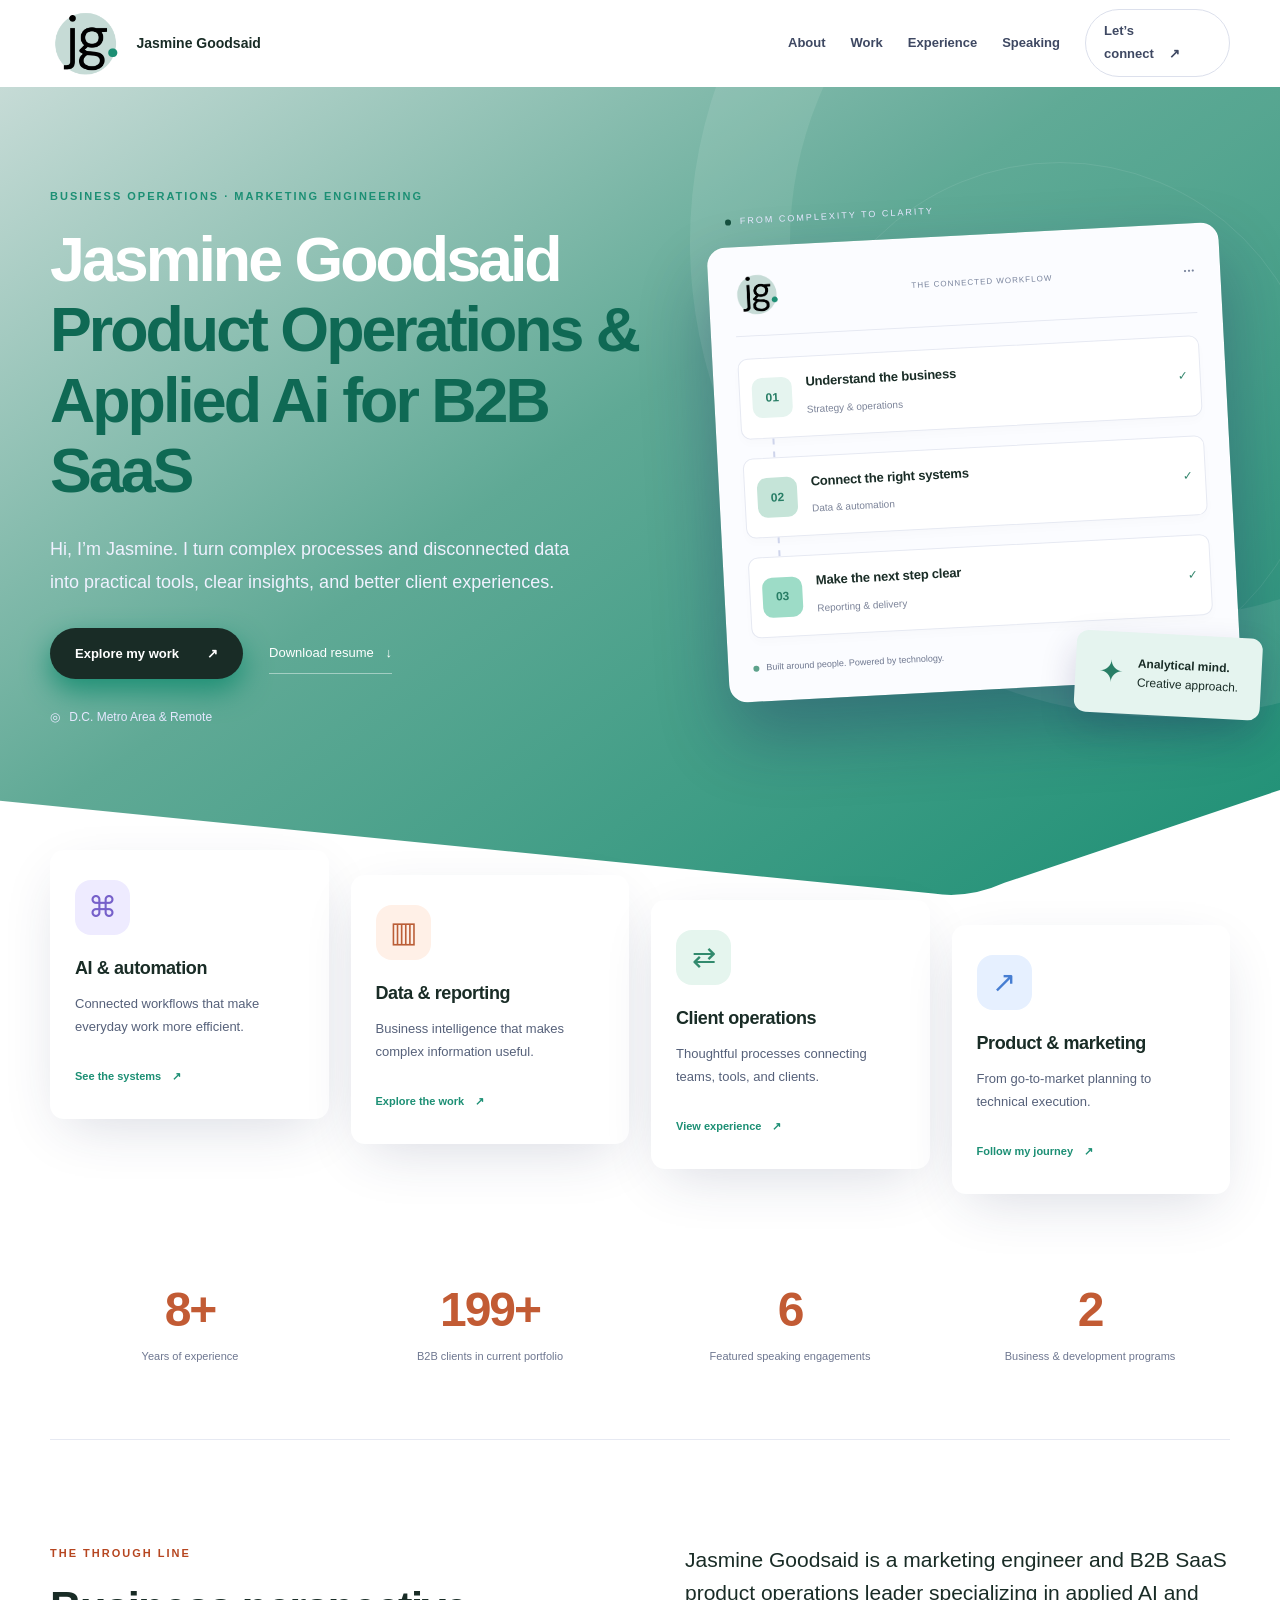
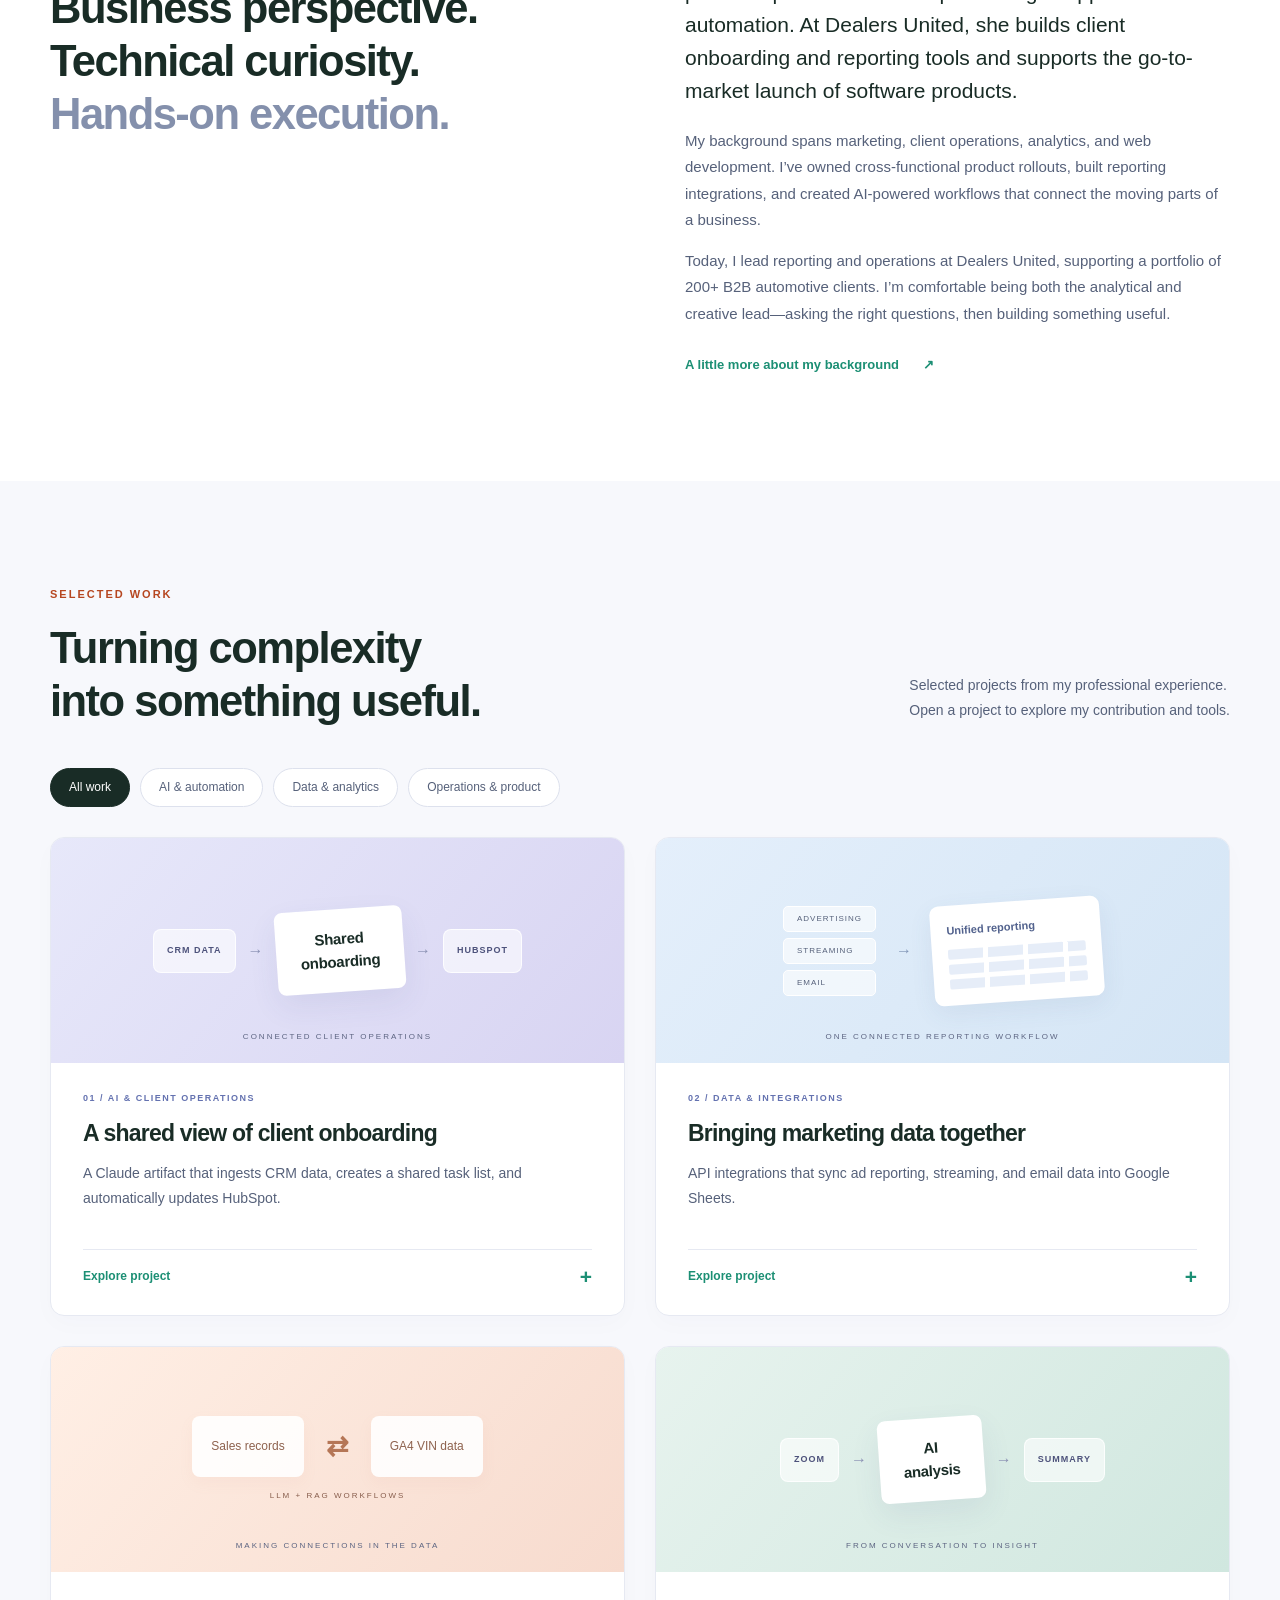
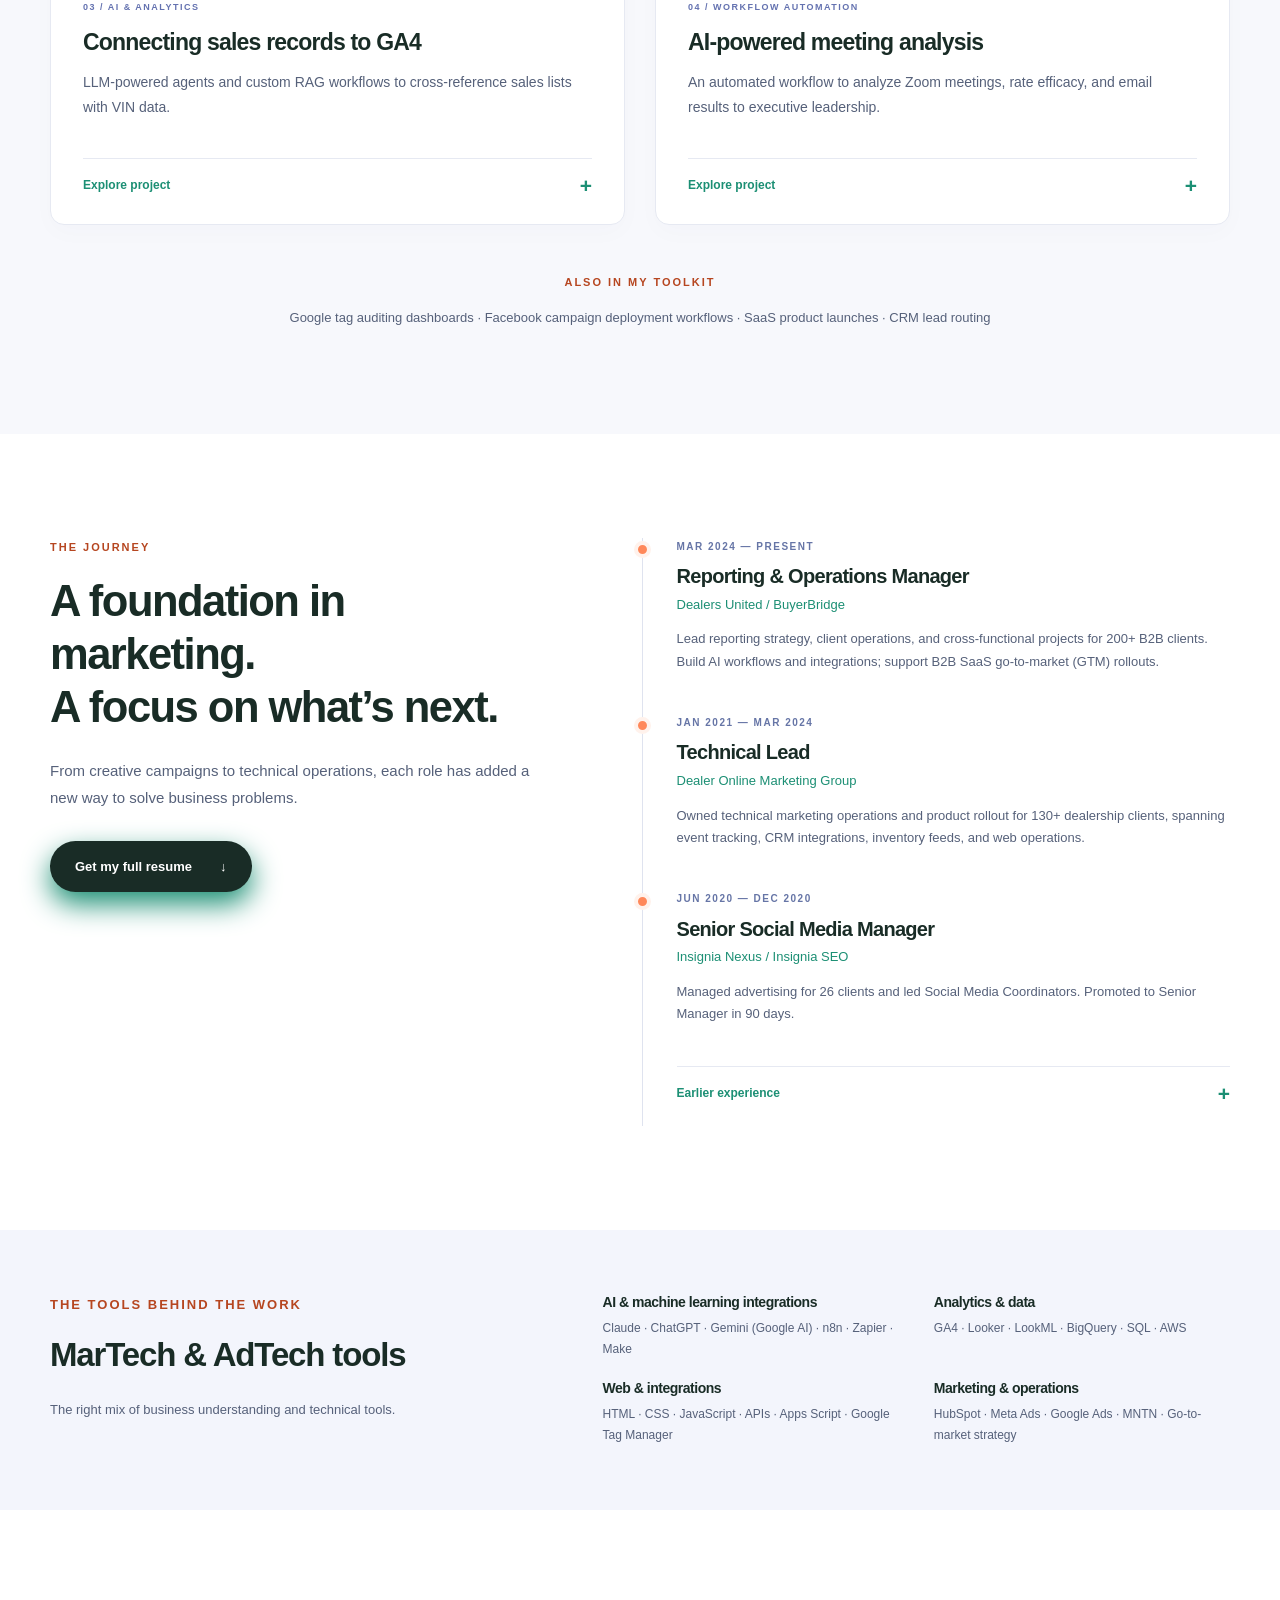
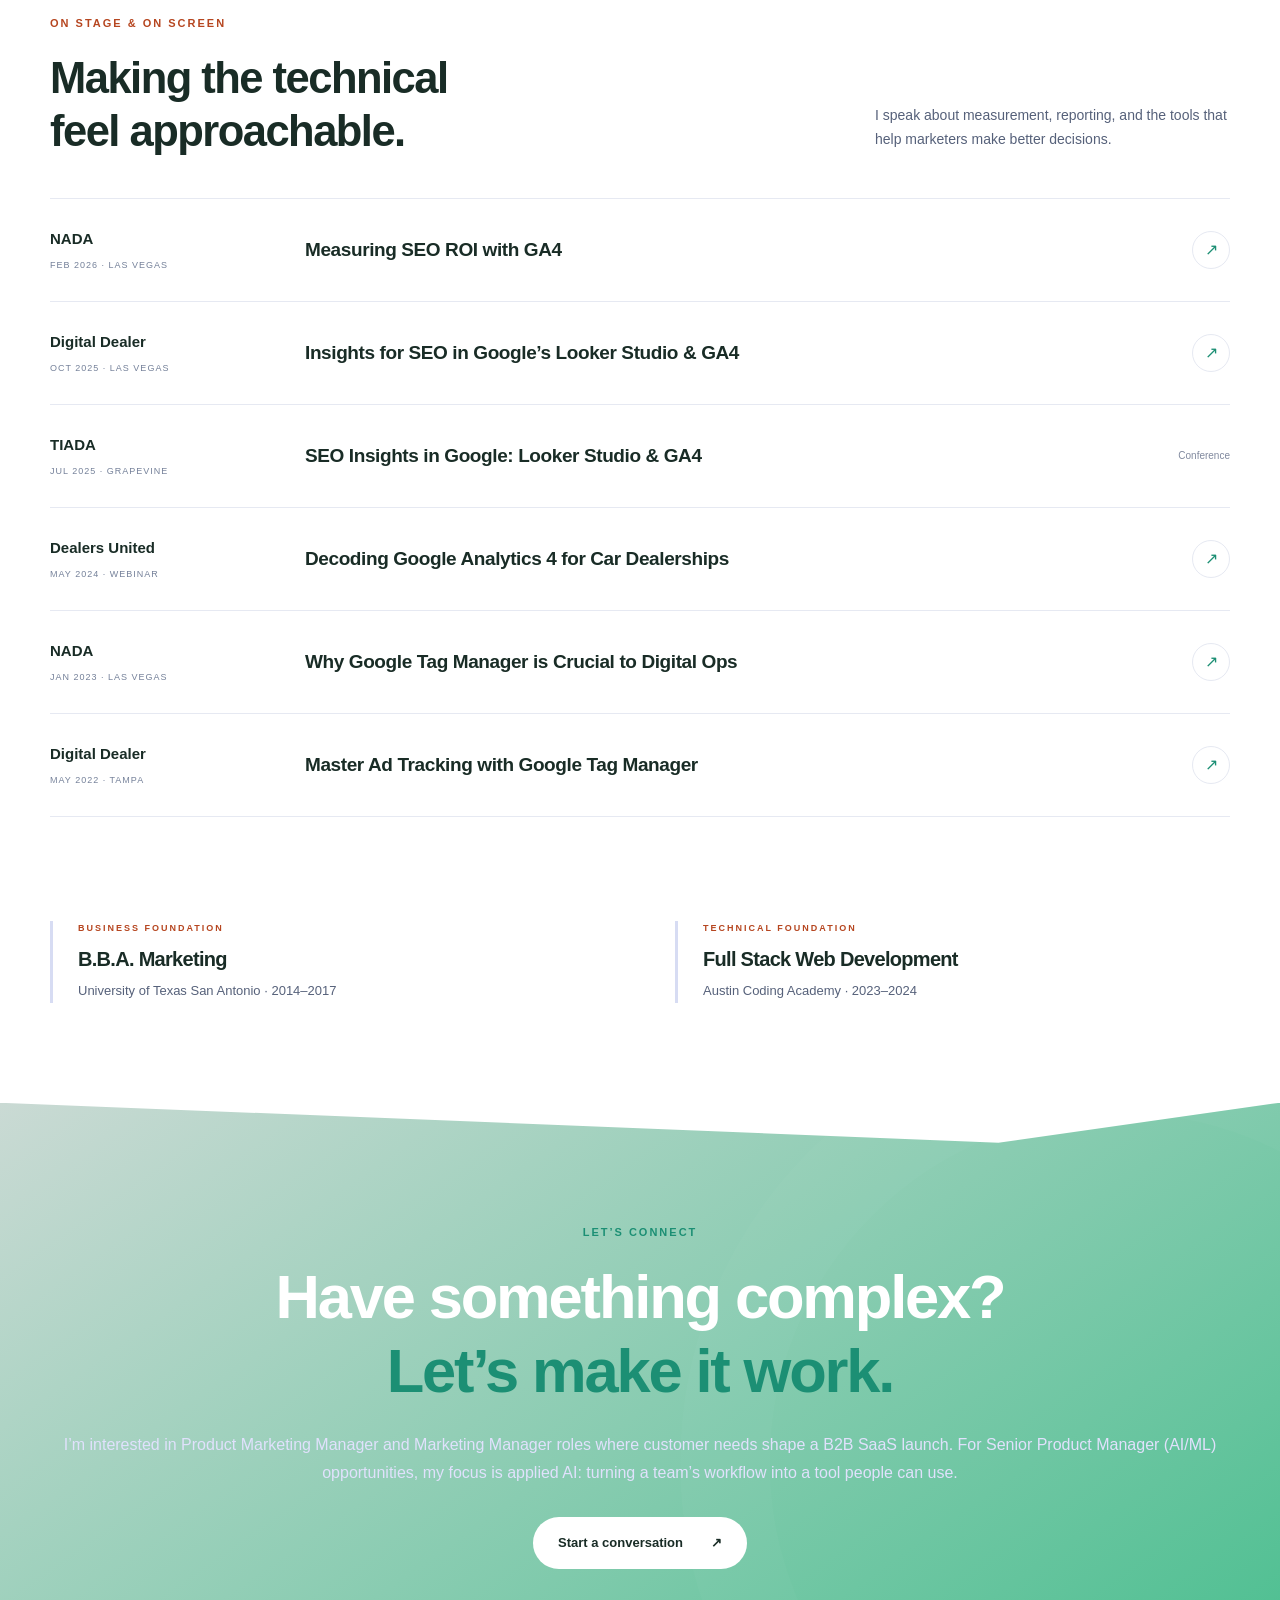
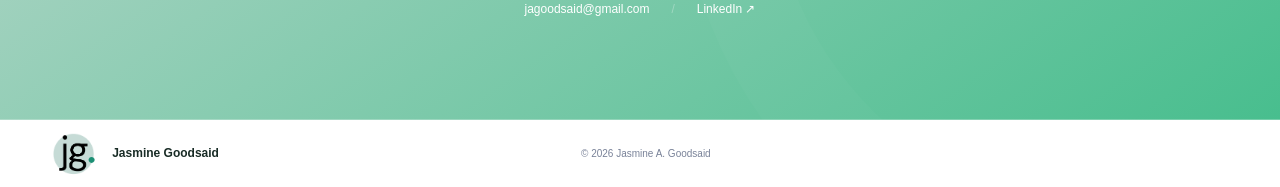
<file: index.html>
<!doctype html>
<html lang="en">
<head>
<meta charset="utf-8">
<meta name="viewport" content="width=device-width, initial-scale=1">
<title>Jasmine Goodsaid | Product Operations &amp; Applied Ai for B2B SaaS</title>
<meta name="description" content="Explore Jasmine Goodsaid’s B2B SaaS portfolio: AI-powered client onboarding, Google Apps Script reporting automation, and go-to-market work at Dealers United.">
<meta name="author" content="Jasmine Goodsaid">
<meta name="robots" content="index,follow,max-image-preview:large">
<meta name="apple-mobile-web-app-title" content="JAG">
<meta name="theme-color" content="#1B8F74">
<link rel="icon" href="assets/JG.svg" type="image/svg+xml">
<link rel="icon" href="assets/favicon-96.png" sizes="96x96" type="image/png">
<link rel="apple-touch-icon" href="assets/Logo.png">
<link rel="canonical" href="https://www.jagoodsaid.com/">
<meta property="og:url" content="https://www.jagoodsaid.com/">
<meta property="og:type" content="website">
<meta property="og:locale" content="en_US">
<meta property="og:site_name" content="Jasmine Goodsaid">
<meta property="og:title" content="Jasmine Goodsaid | Product Operations &amp; Applied Ai for B2B SaaS">
<meta property="og:description" content="Explore Jasmine Goodsaid’s B2B SaaS portfolio: AI-powered client onboarding, Google Apps Script reporting automation, and go-to-market work at Dealers United.">
<meta property="og:image" content="https://www.jagoodsaid.com/assets/portfolio-preview.png">
<meta property="og:image:type" content="image/png">
<meta property="og:image:width" content="1200">
<meta property="og:image:height" content="630">
<meta property="og:image:alt" content="Jasmine Goodsaid | Product Operations &amp; Applied Ai for B2B SaaS">
<meta name="twitter:card" content="summary_large_image">
<meta name="twitter:title" content="Jasmine Goodsaid | Product Operations &amp; Applied Ai for B2B SaaS">
<meta name="twitter:description" content="Explore Jasmine Goodsaid’s B2B SaaS portfolio: AI-powered client onboarding, Google Apps Script reporting automation, and go-to-market work at Dealers United.">
<meta name="twitter:image" content="https://www.jagoodsaid.com/assets/portfolio-preview.png">
<meta name="twitter:image:alt" content="Jasmine Goodsaid | Product Operations &amp; Applied Ai for B2B SaaS">
<script type="application/ld+json">{
  "@context": "https://schema.org",
  "@graph": [
    {
      "@type": "WebSite",
      "@id": "https://www.jagoodsaid.com/#site",
      "name": "Jasmine Goodsaid",
      "url": "https://www.jagoodsaid.com/"
    },
    {
      "@type": "Person",
      "@id": "https://www.jagoodsaid.com/#jasmine",
      "name": "Jasmine Goodsaid",
      "alternateName": "Jasmine A. Goodsaid",
      "description": "Jasmine Goodsaid is a marketing engineer and B2B SaaS product operations leader specializing in applied AI and automation. At Dealers United, she builds client onboarding and reporting tools and supports the go-to-market launch of software products.",
      "jobTitle": "Reporting & Operations Manager",
      "worksFor": {
        "@type": "Organization",
        "name": "Dealers United"
      },
      "sameAs": [
        "https://www.linkedin.com/in/jasminegoodsaid/"
      ],
      "knowsAbout": [
        "Marketing engineering",
        "B2B SaaS product marketing",
        "Go-to-market strategy",
        "Google Apps Script automation",
        "Marketing analytics",
        "AI workflow integration"
      ]
    },
    {
      "@type": "ProfilePage",
      "@id": "https://www.jagoodsaid.com/#page",
      "url": "https://www.jagoodsaid.com/",
      "name": "Jasmine Goodsaid | Product Operations & Applied Ai for B2B SaaS",
      "description": "Explore Jasmine Goodsaid’s B2B SaaS portfolio: AI-powered client onboarding, Google Apps Script reporting automation, and go-to-market work at Dealers United.",
      "isPartOf": {
        "@id": "https://www.jagoodsaid.com/#site"
      },
      "mainEntity": {
        "@id": "https://www.jagoodsaid.com/#jasmine"
      }
    }
  ]
}</script>
<link rel="stylesheet" href="css/styles.css">
<script src="js/main.js" defer></script>
</head>
<body>
<a class="skip" href="#main">Skip to content</a>
<header class="header"><div class="container nav-wrap"><a class="brand" href="#home" aria-label="Jasmine Goodsaid, home"><img src="assets/JG.png" alt=""><span>Jasmine Goodsaid</span></a><button class="menu-toggle" aria-expanded="false" aria-controls="navigation" hidden>Menu <span aria-hidden="true">☰</span></button><nav id="navigation" aria-label="Main navigation"><a href="#about">About</a><a href="#work">Work</a><a href="#experience">Experience</a><a href="#speaking">Speaking</a><a class="nav-contact" href="https://www.linkedin.com/in/jasminegoodsaid/" target="_blank" rel="noopener noreferrer">Let’s connect<span aria-hidden="true">↗</span></a></nav></div></header>
<main id="main">
<section id="home" class="hero"><div class="hero-orbit orbit-one" aria-hidden="true"></div><div class="hero-orbit orbit-two" aria-hidden="true"></div><div class="container hero-grid"><div class="hero-copy"><p class="eyebrow light">BUSINESS OPERATIONS · MARKETING ENGINEERING</p><h1>Jasmine Goodsaid<br><span>Product Operations &amp; Applied Ai for B2B SaaS</span></h1><p class="hero-intro">Hi, I’m Jasmine. I turn complex processes and disconnected data into practical tools, clear insights, and better client experiences.</p><div class="actions"><a class="button dark" href="#work">Explore my work <span aria-hidden="true">↗</span></a><a class="text-link" href="assets/Jasmine-Goodsaid-Resume.pdf" download>Download resume <span aria-hidden="true">↓</span></a></div><p class="location"><span aria-hidden="true">◎</span> D.C. Metro Area & Remote</p></div><div class="hero-visual" aria-label="An illustration of connected strategy, data, and delivery"><div class="visual-heading"><span class="tiny-dot"></span> FROM COMPLEXITY TO CLARITY</div><div class="system-panel"><div class="panel-top"><img src="assets/JG.png" alt=""><span>THE CONNECTED WORKFLOW</span><span aria-hidden="true">•••</span></div><div class="system-row"><span class="system-icon">01</span><div><strong>Understand the business</strong><span>Strategy & operations</span></div><span class="check" aria-hidden="true">✓</span></div><div class="connector" aria-hidden="true"></div><div class="system-row"><span class="system-icon orange">02</span><div><strong>Connect the right systems</strong><span>Data & automation</span></div><span class="check" aria-hidden="true">✓</span></div><div class="connector" aria-hidden="true"></div><div class="system-row"><span class="system-icon green">03</span><div><strong>Make the next step clear</strong><span>Reporting & delivery</span></div><span class="check" aria-hidden="true">✓</span></div><div class="panel-bottom"><span class="pulse"></span> Built around people. Powered by technology.</div></div><div class="floating-note"><span aria-hidden="true">✦</span><div><strong>Analytical mind.</strong><br>Creative approach.</div></div></div></div><svg class="hero-divider" viewBox="0 0 1440 140" preserveAspectRatio="none" aria-hidden="true"><path d="M0 12L1050 116Q1090 122 1130 104L1440 0V140H0Z" fill="white"/></svg></section>
<section class="expertise container" aria-label="Areas of expertise"><article class="capability"><span class="cap-icon purple" aria-hidden="true">⌘</span><h2>AI & automation</h2><p>Connected workflows that make everyday work more efficient.</p><a href="#work">See the systems <span aria-hidden="true">↗</span></a></article><article class="capability"><span class="cap-icon peach" aria-hidden="true">▥</span><h2>Data & reporting</h2><p>Business intelligence that makes complex information useful.</p><a href="#work">Explore the work <span aria-hidden="true">↗</span></a></article><article class="capability"><span class="cap-icon mint" aria-hidden="true">⇄</span><h2>Client operations</h2><p>Thoughtful processes connecting teams, tools, and clients.</p><a href="#experience">View experience <span aria-hidden="true">↗</span></a></article><article class="capability"><span class="cap-icon blue" aria-hidden="true">↗</span><h2>Product & marketing</h2><p>From go-to-market planning to technical execution.</p><a href="#experience">Follow my journey <span aria-hidden="true">↗</span></a></article></section>
<section class="stats container" aria-label="Career at a glance"><div><strong>8+</strong><span>Years of experience</span></div><div><strong>200+</strong><span>B2B clients in current portfolio</span></div><div><strong>6</strong><span>Featured speaking engagements</span></div><div><strong>2</strong><span>Business & development programs</span></div></section>
<section id="about" class="section container about"><div><p class="eyebrow">THE THROUGH LINE</p><h2>Business perspective.<br>Technical curiosity.<br><span class="muted">Hands-on execution.</span></h2></div><div class="about-copy"><p class="lead">Jasmine Goodsaid is a marketing engineer and B2B SaaS product operations leader specializing in applied AI and automation. At Dealers United, she builds client onboarding and reporting tools and supports the go-to-market launch of software products.</p><p>My background spans marketing, client operations, analytics, and web development. I’ve owned cross-functional product rollouts, built reporting integrations, and created AI-powered workflows that connect the moving parts of a business.</p><p>Today, I lead reporting and operations at Dealers United, supporting a portfolio of 200+ B2B automotive clients. I’m comfortable being both the analytical and creative lead—asking the right questions, then building something useful.</p><a class="inline-link" href="#experience">A little more about my background <span aria-hidden="true">↗</span></a></div></section>
<section id="work" class="section work-section"><div class="container"><div class="section-head"><div><p class="eyebrow">SELECTED WORK</p><h2>Turning complexity<br>into something useful.</h2></div><p>Selected projects from my professional experience.<br>Open a project to explore my contribution and tools.</p></div><div class="filters" role="group" aria-label="Filter projects" hidden><button class="active" data-filter="all" aria-pressed="true">All work</button><button data-filter="automation" aria-pressed="false">AI & automation</button><button data-filter="analytics" aria-pressed="false">Data & analytics</button><button data-filter="operations" aria-pressed="false">Operations & product</button></div><p class="sr-only" id="filter-status" aria-live="polite"></p><div class="project-grid">
<article class="project" data-category="automation operations"><div class="project-art art-lilac" aria-hidden="true"><div class="flow"><span>CRM DATA</span><i>→</i><span class="flow-center">Shared<br>onboarding</span><i>→</i><span>HUBSPOT</span></div><span class="art-label">CONNECTED CLIENT OPERATIONS</span></div><div class="project-body"><p class="project-type">01 / AI & CLIENT OPERATIONS</p><h3>A shared view of client onboarding</h3><p>A Claude artifact that ingests CRM data, creates a shared task list, and automatically updates HubSpot.</p><details><summary>Explore project <span aria-hidden="true">+</span></summary><div class="project-detail"><h4>My contribution</h4><p>Built the artifact to connect CRM information with an actionable onboarding workflow and shared client task list.</p><h4>Tools & approach</h4><p>Claude Artifacts · CRM data · HubSpot · Workflow design</p><p><a class="inline-link" href="client-onboarding.html">Read the B2B onboarding case study →</a></p><p class="context">Developed at Dealers United. Visual above is a conceptual workflow, not a production screenshot.</p></div></details></div></article>
<article class="project" data-category="analytics automation"><div class="project-art art-blue" aria-hidden="true"><div class="data-stack"><span>ADVERTISING</span><span>STREAMING</span><span>EMAIL</span></div><span class="flow-arrow">→</span><div class="sheet-art"><b>Unified reporting</b><div></div><div></div><div></div></div><span class="art-label">ONE CONNECTED REPORTING WORKFLOW</span></div><div class="project-body"><p class="project-type">02 / DATA & INTEGRATIONS</p><h3>Bringing marketing data together</h3><p>API integrations that sync ad reporting, streaming, and email data into Google Sheets.</p><details><summary>Explore project <span aria-hidden="true">+</span></summary><div class="project-detail"><h4>My contribution</h4><p>Built integrations using Google Apps Script to bring reporting inputs into a shared destination. My wider reporting work includes enterprise BI dashboards using Looker and LookML.</p><h4>Tools & approach</h4><p>APIs · Google Apps Script · Google Sheets · Looker · LookML</p><p><a class="inline-link" href="google-reporting-automation.html">Read the Google automation case study →</a></p><p class="context">Developed at Dealers United. Illustration shows the data flow, not client performance.</p></div></details></div></article>
<article class="project" data-category="automation analytics"><div class="project-art art-peach" aria-hidden="true"><div class="match-art"><span>Sales records</span><b>⇄</b><span>GA4 VIN data</span></div><div class="small-chip">LLM + RAG WORKFLOWS</div><span class="art-label">MAKING CONNECTIONS IN THE DATA</span></div><div class="project-body"><p class="project-type">03 / AI & ANALYTICS</p><h3>Connecting sales records to GA4</h3><p>LLM-powered agents and custom RAG workflows to cross-reference sales lists with VIN data.</p><details><summary>Explore project <span aria-hidden="true">+</span></summary><div class="project-detail"><h4>My contribution</h4><p>Deployed these workflows as part of daily reporting operations, bringing AI-assisted analysis into the process of matching sales records to vehicle data in GA4.</p><h4>Tools & approach</h4><p>LLM agents · Retrieval-augmented generation · GA4 · VIN data</p><p class="context">Developed at Dealers United. No client records are displayed.</p></div></details></div></article>
<article class="project" data-category="automation"><div class="project-art art-mint" aria-hidden="true"><div class="flow"><span>ZOOM</span><i>→</i><span class="flow-center">AI<br>analysis</span><i>→</i><span>SUMMARY</span></div><span class="art-label">FROM CONVERSATION TO INSIGHT</span></div><div class="project-body"><p class="project-type">04 / WORKFLOW AUTOMATION</p><h3>AI-powered meeting analysis</h3><p>An automated workflow to analyze Zoom meetings, rate efficacy, and email results to executive leadership.</p><details><summary>Explore project <span aria-hidden="true">+</span></summary><div class="project-detail"><h4>My contribution</h4><p>Built the workflow using n8n and Zapier to connect meeting analysis with a repeatable executive reporting process.</p><h4>Tools & approach</h4><p>n8n · Zapier · Zoom · AI analysis · Email automation</p><p class="context">Developed at Dealers United. Diagram is illustrative.</p></div></details></div></article>
</div><div class="more-work"><span class="eyebrow">ALSO IN MY TOOLKIT</span><p>Google tag auditing dashboards · Facebook campaign deployment workflows · SaaS product launches · CRM lead routing</p></div></div></section>
<section id="experience" class="section container experience"><div class="experience-intro"><p class="eyebrow">THE JOURNEY</p><h2>A foundation in marketing.<br>A focus on what’s next.</h2><p>From creative campaigns to technical operations, each role has added a new way to solve business problems.</p><a class="button dark" href="assets/Jasmine-Goodsaid-Resume.pdf" download>Get my full resume <span aria-hidden="true">↓</span></a></div><div class="timeline">
<article><p class="date">MAR 2024 — PRESENT</p><h3>Reporting & Operations Manager</h3><p class="company">Dealers United / BuyerBridge</p><p>Lead reporting strategy, client operations, and cross-functional projects for 200+ B2B clients. Build AI workflows and integrations; support B2B SaaS go-to-market (GTM) rollouts.</p></article>
<article><p class="date">JAN 2021 — MAR 2024</p><h3>Technical Lead</h3><p class="company">Dealer Online Marketing Group</p><p>Owned technical marketing operations and product rollout for 130+ dealership clients, spanning event tracking, CRM integrations, inventory feeds, and web operations.</p></article>
<article><p class="date">JUN 2020 — DEC 2020</p><h3>Senior Social Media Manager</h3><p class="company">Insignia Nexus / Insignia SEO</p><p>Managed advertising for 26 clients and led Social Media Coordinators. Promoted to Senior Manager in 90 days.</p></article>
<details class="earlier"><summary>Earlier experience <span aria-hidden="true">+</span></summary><article><p class="date">DEC 2019 — JUN 2020</p><h3>Digital Strategist & Ad Buyer</h3><p class="company">Public Blueprint</p><p>Directed multichannel digital ad strategy and built a WordPress lead-routing workflow.</p></article><article><p class="date">APR 2019 — DEC 2019</p><h3>Performance Manager</h3><p class="company">Dealer Online Marketing Group</p><p>Managed paid campaigns and client strategy, built a HubSpot website, and coordinated the Profitability Summit at Meta’s Austin headquarters.</p></article><article><p class="date">JAN 2018 — APR 2019</p><h3>Marketing Specialist</h3><p class="company">Texas Workforce Commission</p><p>Led creative project delivery and managed the launch and UX/UI design of WorkInTexas.com through cross-functional communication.</p></article></details>
</div></section>
<section class="tools-section"><div class="container tools-layout"><div><p class="eyebrow">THE TOOLS BEHIND THE WORK</p><h2>MarTech &amp; AdTech tools</h2><p>The right mix of business understanding and technical tools.</p></div><div class="tool-groups"><div><h3>AI &amp; machine learning integrations</h3><p>Claude · ChatGPT · Gemini (Google AI) · n8n · Zapier · Make</p></div><div><h3>Analytics & data</h3><p>GA4 · Looker · LookML · BigQuery · SQL · AWS</p></div><div><h3>Web & integrations</h3><p>HTML · CSS · JavaScript · APIs · Apps Script · Google Tag Manager</p></div><div><h3>Marketing & operations</h3><p>HubSpot · Meta Ads · Google Ads · MNTN · Go-to-market strategy</p></div></div></div></section>
<section id="speaking" class="section container"><div class="section-head"><div><p class="eyebrow">ON STAGE & ON SCREEN</p><h2>Making the technical<br>feel approachable.</h2></div><p>I speak about measurement, reporting, and the tools that help marketers make better decisions.</p></div><div class="talks">
<a class="talk" href="https://mapleleafagency.co.za/blog/measuring-seo-roi-with-ga4/" target="_blank" rel="noopener noreferrer"><span class="talk-event">NADA <small>FEB 2026 · LAS VEGAS</small></span><h3>Measuring SEO ROI with GA4</h3><span class="talk-arrow" aria-label="Open resource in a new tab">↗</span></a>
<a class="talk" href="https://digitaldealer.com/news/jasmine-goodsaid-of-dealers-united-to-host-session-at-ddce2025/167515/" target="_blank" rel="noopener noreferrer"><span class="talk-event">Digital Dealer <small>OCT 2025 · LAS VEGAS</small></span><h3>Insights for SEO in Google’s Looker Studio & GA4</h3><span class="talk-arrow" aria-label="Open resource in a new tab">↗</span></a>
<div class="talk"><span class="talk-event">TIADA <small>JUL 2025 · GRAPEVINE</small></span><h3>SEO Insights in Google: Looker Studio & GA4</h3><span class="talk-tag">Conference</span></div>
<a class="talk" href="https://www.dealersunited.com/resource/webinar-recording-decoding-ga4-for-car-dealers/" target="_blank" rel="noopener noreferrer"><span class="talk-event">Dealers United <small>MAY 2024 · WEBINAR</small></span><h3>Decoding Google Analytics 4 for Car Dealerships</h3><span class="talk-arrow" aria-label="Open resource in a new tab">↗</span></a>
<a class="talk" href="https://www.nada.org/nada-show/sessions/google-tag-manager-crucial-digital-operations" target="_blank" rel="noopener noreferrer"><span class="talk-event">NADA <small>JAN 2023 · LAS VEGAS</small></span><h3>Why Google Tag Manager is Crucial to Digital Ops</h3><span class="talk-arrow" aria-label="Open resource in a new tab">↗</span></a>
<a class="talk" href="https://www.linkedin.com/feed/update/urn:li:activity:6930241160951013376/" target="_blank" rel="noopener noreferrer"><span class="talk-event">Digital Dealer <small>MAY 2022 · TAMPA</small></span><h3>Master Ad Tracking with Google Tag Manager</h3><span class="talk-arrow" aria-label="Open resource in a new tab">↗</span></a></div></section>
<section class="education container"><div><p class="eyebrow">BUSINESS FOUNDATION</p><h3>B.B.A. Marketing</h3><p>University of Texas San Antonio · 2014–2017</p></div><div><p class="eyebrow">TECHNICAL FOUNDATION</p><h3>Full Stack Web Development</h3><p>Austin Coding Academy · 2023–2024</p></div></section>
<section id="contact" class="contact"><div class="container contact-inner"><p class="eyebrow light">LET’S CONNECT</p><h2>Have something complex?<br><span>Let’s make it work.</span></h2><p>I’m interested in Product Marketing Manager and Marketing Manager roles where customer needs shape a B2B SaaS launch. For Senior Product Manager (AI/ML) opportunities, my focus is applied AI: turning a team’s workflow into a tool people can use.</p><a class="button white" href="mailto:jagoodsaid@gmail.com">Start a conversation <span aria-hidden="true">↗</span></a><div class="contact-links"><a href="mailto:jagoodsaid@gmail.com">jagoodsaid@gmail.com</a><span aria-hidden="true">/</span><a href="https://www.linkedin.com/in/jasminegoodsaid/" target="_blank" rel="noopener noreferrer">LinkedIn ↗</a></div></div></section>
</main><footer><div class="container footer-inner"><a class="brand" href="#home"><img src="assets/JG.png" alt=""></span><span>Jasmine Goodsaid</span></a><p>© <span id="year">2026</span> Jasmine A. Goodsaid</p></div></footer>
</body></html>
</file>
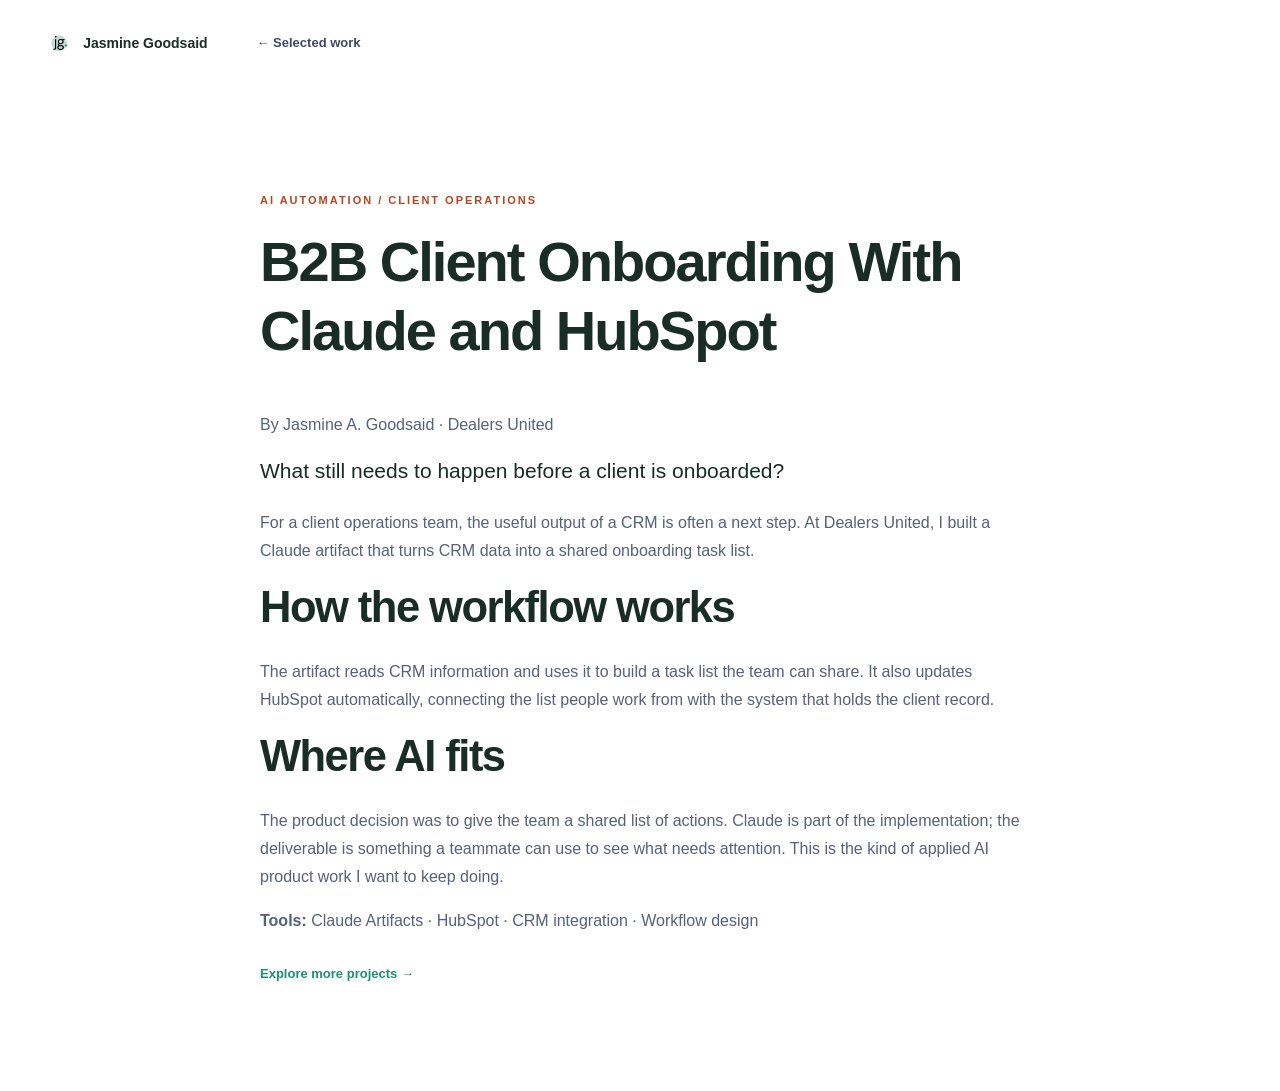
<file: client-onboarding.html>
<!doctype html><html lang="en"><head>
<meta charset="utf-8">
<meta name="viewport" content="width=device-width, initial-scale=1">
<title>B2B Client Onboarding With Claude and HubSpot | Jasmine Goodsaid</title>
<meta name="description" content="See how Jasmine Goodsaid built a shared B2B onboarding task list from CRM data using Claude Artifacts and HubSpot at Dealers United.">
<meta name="author" content="Jasmine Goodsaid">
<meta name="robots" content="index,follow,max-image-preview:large">
<meta name="apple-mobile-web-app-title" content="JAG">
<meta name="theme-color" content="#1B8F74">
<link rel="icon" href="assets/JG.svg" type="image/svg+xml">
<link rel="icon" href="assets/favicon-96.png" sizes="96x96" type="image/png">
<link rel="apple-touch-icon" href="assets/Logo.png">
<link rel="canonical" href="https://www.jagoodsaid.com/client-onboarding.html">
<meta property="og:url" content="https://www.jagoodsaid.com/client-onboarding.html">
<meta property="og:type" content="article">
<meta property="og:locale" content="en_US">
<meta property="og:site_name" content="Jasmine Goodsaid">
<meta property="og:title" content="B2B Client Onboarding With Claude and HubSpot | Jasmine Goodsaid">
<meta property="og:description" content="See how Jasmine Goodsaid built a shared B2B onboarding task list from CRM data using Claude Artifacts and HubSpot at Dealers United.">
<meta property="og:image" content="https://www.jagoodsaid.com/assets/portfolio-preview.png">
<meta property="og:image:type" content="image/png">
<meta property="og:image:width" content="1200">
<meta property="og:image:height" content="630">
<meta property="og:image:alt" content="Jasmine Goodsaid | Product Operations &amp; Applied Ai for B2B SaaS">
<meta name="twitter:card" content="summary_large_image">
<meta name="twitter:title" content="B2B Client Onboarding With Claude and HubSpot | Jasmine Goodsaid">
<meta name="twitter:description" content="See how Jasmine Goodsaid built a shared B2B onboarding task list from CRM data using Claude Artifacts and HubSpot at Dealers United.">
<meta name="twitter:image" content="https://www.jagoodsaid.com/assets/portfolio-preview.png">
<meta name="twitter:image:alt" content="Jasmine Goodsaid | Product Operations &amp; Applied Ai for B2B SaaS">
<script type="application/ld+json">{
  "@context": "https://schema.org",
  "@graph": [
    {
      "@type": "WebSite",
      "@id": "https://www.jagoodsaid.com/#site",
      "name": "Jasmine Goodsaid",
      "url": "https://www.jagoodsaid.com/"
    },
    {
      "@type": "Person",
      "@id": "https://www.jagoodsaid.com/#jasmine",
      "name": "Jasmine Goodsaid",
      "alternateName": "Jasmine A. Goodsaid",
      "description": "Jasmine Goodsaid is a marketing engineer and B2B SaaS product operations leader specializing in applied AI and automation. At Dealers United, she builds client onboarding and reporting tools and supports the go-to-market launch of software products.",
      "jobTitle": "Reporting & Operations Manager",
      "worksFor": {
        "@type": "Organization",
        "name": "Dealers United"
      },
      "sameAs": [
        "https://www.linkedin.com/in/jasminegoodsaid/"
      ],
      "knowsAbout": [
        "Marketing engineering",
        "B2B SaaS product marketing",
        "Go-to-market strategy",
        "Google Apps Script automation",
        "Marketing analytics",
        "AI workflow integration"
      ]
    },
    {
      "@type": "WebPage",
      "@id": "https://www.jagoodsaid.com/client-onboarding.html#page",
      "url": "https://www.jagoodsaid.com/client-onboarding.html",
      "name": "B2B Client Onboarding With Claude and HubSpot | Jasmine Goodsaid",
      "description": "See how Jasmine Goodsaid built a shared B2B onboarding task list from CRM data using Claude Artifacts and HubSpot at Dealers United.",
      "isPartOf": {
        "@id": "https://www.jagoodsaid.com/#site"
      },
      "mainEntity": {
        "@id": "https://www.jagoodsaid.com/client-onboarding.html#study"
      }
    },
    {
      "@type": "CreativeWork",
      "@id": "https://www.jagoodsaid.com/client-onboarding.html#study",
      "name": "B2B Client Onboarding With Claude and HubSpot",
      "description": "See how Jasmine Goodsaid built a shared B2B onboarding task list from CRM data using Claude Artifacts and HubSpot at Dealers United.",
      "author": {
        "@id": "https://www.jagoodsaid.com/#jasmine"
      },
      "url": "https://www.jagoodsaid.com/client-onboarding.html"
    }
  ]
}</script>
<link rel="stylesheet" href="css/styles.css">
</head><body><header class="header"><nav class="container nav-wrap" aria-label="Portfolio"><a class="brand" href="./index.html"><img src="assets/JG.png" width="42" height="42" alt=""> Jasmine Goodsaid</a><a href="./index.html#work">← Selected work</a></nav></header><main class="section container" style="max-width:760px"><article><p class="eyebrow">AI AUTOMATION / CLIENT OPERATIONS</p><h1 style="font-size:clamp(36px,5vw,56px)">B2B Client Onboarding With Claude and HubSpot</h1><p>By Jasmine A. Goodsaid · Dealers United</p><p class="lead">What still needs to happen before a client is onboarded?</p><p>For a client operations team, the useful output of a CRM is often a next step. At Dealers United, I built a Claude artifact that turns CRM data into a shared onboarding task list.</p><h2>How the workflow works</h2><p>The artifact reads CRM information and uses it to build a task list the team can share. It also updates HubSpot automatically, connecting the list people work from with the system that holds the client record.</p><h2>Where AI fits</h2><p>The product decision was to give the team a shared list of actions. Claude is part of the implementation; the deliverable is something a teammate can use to see what needs attention. This is the kind of applied AI product work I want to keep doing.</p><p><strong>Tools:</strong> Claude Artifacts · HubSpot · CRM integration · Workflow design</p><a class="inline-link" href="./index.html#work">Explore more projects →</a></article></main></body></html>
</file>
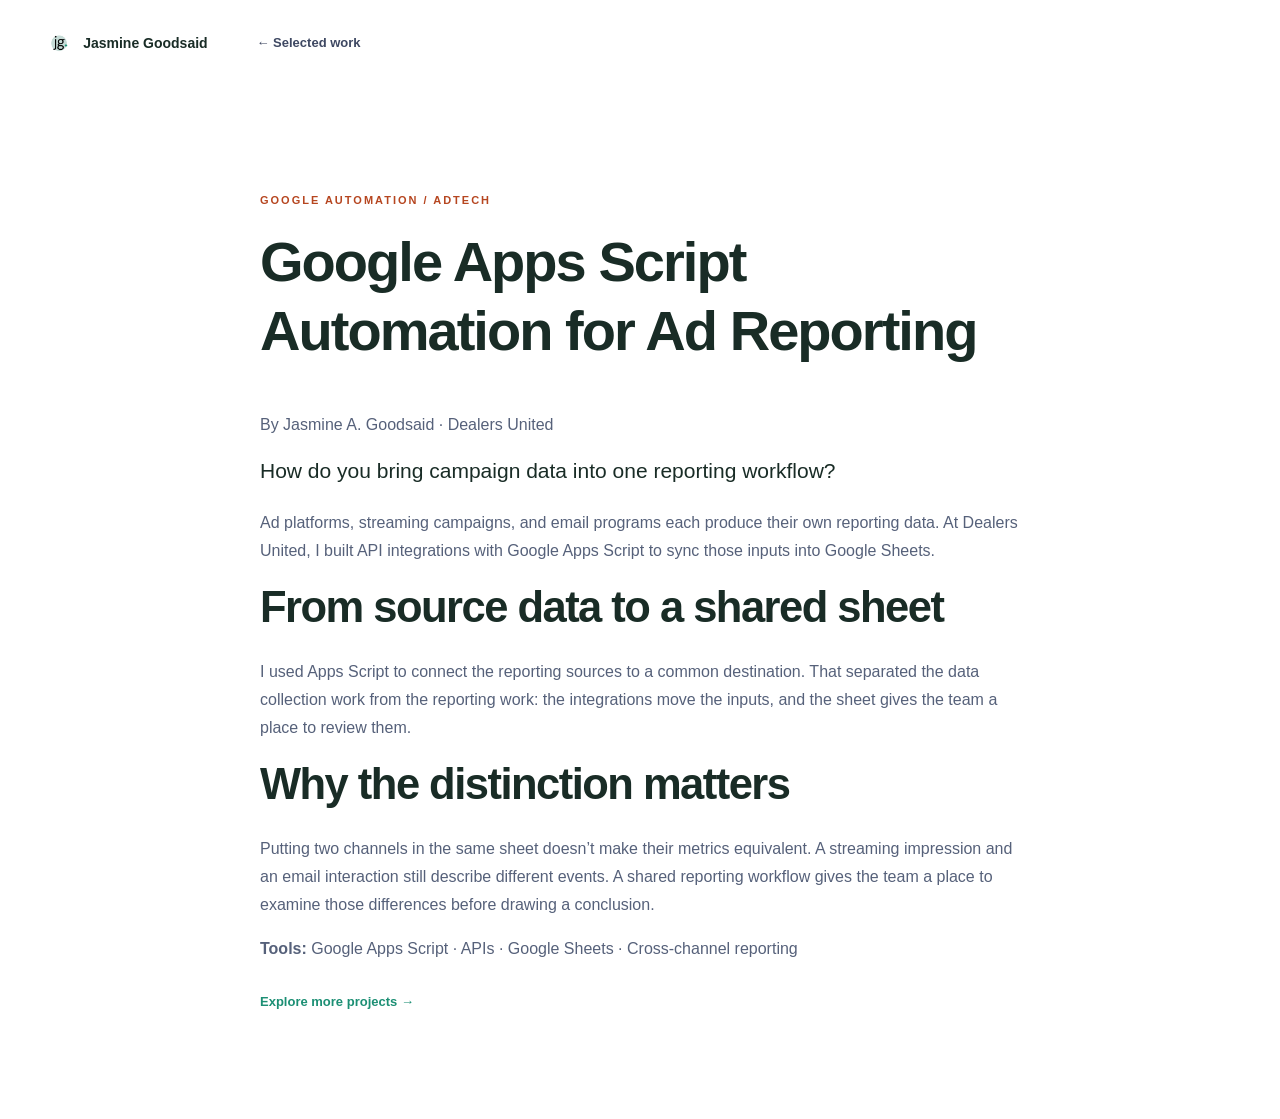
<file: google-reporting-automation.html>
<!doctype html><html lang="en"><head>
<meta charset="utf-8">
<meta name="viewport" content="width=device-width, initial-scale=1">
<title>Google Apps Script Automation for Ad Reporting | Jasmine Goodsaid</title>
<meta name="description" content="Explore Jasmine Goodsaid’s Google Apps Script integrations for syncing advertising, streaming, and email reporting data into Google Sheets.">
<meta name="author" content="Jasmine Goodsaid">
<meta name="robots" content="index,follow,max-image-preview:large">
<meta name="apple-mobile-web-app-title" content="JAG">
<meta name="theme-color" content="#1B8F74">
<link rel="icon" href="assets/JG.svg" type="image/svg+xml">
<link rel="icon" href="assets/favicon-96.png" sizes="96x96" type="image/png">
<link rel="apple-touch-icon" href="assets/Logo.png">
<link rel="canonical" href="https://www.jagoodsaid.com/google-reporting-automation.html">
<meta property="og:url" content="https://www.jagoodsaid.com/google-reporting-automation.html">
<meta property="og:type" content="article">
<meta property="og:locale" content="en_US">
<meta property="og:site_name" content="Jasmine Goodsaid">
<meta property="og:title" content="Google Apps Script Automation for Ad Reporting | Jasmine Goodsaid">
<meta property="og:description" content="Explore Jasmine Goodsaid’s Google Apps Script integrations for syncing advertising, streaming, and email reporting data into Google Sheets.">
<meta property="og:image" content="https://www.jagoodsaid.com/assets/portfolio-preview.png">
<meta property="og:image:type" content="image/png">
<meta property="og:image:width" content="1200">
<meta property="og:image:height" content="630">
<meta property="og:image:alt" content="Jasmine Goodsaid | Product Operations &amp; Applied Ai for B2B SaaS">
<meta name="twitter:card" content="summary_large_image">
<meta name="twitter:title" content="Google Apps Script Automation for Ad Reporting | Jasmine Goodsaid">
<meta name="twitter:description" content="Explore Jasmine Goodsaid’s Google Apps Script integrations for syncing advertising, streaming, and email reporting data into Google Sheets.">
<meta name="twitter:image" content="https://www.jagoodsaid.com/assets/portfolio-preview.png">
<meta name="twitter:image:alt" content="Jasmine Goodsaid | Product Operations &amp; Applied Ai for B2B SaaS">
<script type="application/ld+json">{
  "@context": "https://schema.org",
  "@graph": [
    {
      "@type": "WebSite",
      "@id": "https://www.jagoodsaid.com/#site",
      "name": "Jasmine Goodsaid",
      "url": "https://www.jagoodsaid.com/"
    },
    {
      "@type": "Person",
      "@id": "https://www.jagoodsaid.com/#jasmine",
      "name": "Jasmine Goodsaid",
      "alternateName": "Jasmine A. Goodsaid",
      "description": "Jasmine Goodsaid is a marketing engineer and B2B SaaS product operations leader specializing in applied AI and automation. At Dealers United, she builds client onboarding and reporting tools and supports the go-to-market launch of software products.",
      "jobTitle": "Reporting & Operations Manager",
      "worksFor": {
        "@type": "Organization",
        "name": "Dealers United"
      },
      "sameAs": [
        "https://www.linkedin.com/in/jasminegoodsaid/"
      ],
      "knowsAbout": [
        "Marketing engineering",
        "B2B SaaS product marketing",
        "Go-to-market strategy",
        "Google Apps Script automation",
        "Marketing analytics",
        "AI workflow integration"
      ]
    },
    {
      "@type": "WebPage",
      "@id": "https://www.jagoodsaid.com/google-reporting-automation.html#page",
      "url": "https://www.jagoodsaid.com/google-reporting-automation.html",
      "name": "Google Apps Script Automation for Ad Reporting | Jasmine Goodsaid",
      "description": "Explore Jasmine Goodsaid’s Google Apps Script integrations for syncing advertising, streaming, and email reporting data into Google Sheets.",
      "isPartOf": {
        "@id": "https://www.jagoodsaid.com/#site"
      },
      "mainEntity": {
        "@id": "https://www.jagoodsaid.com/google-reporting-automation.html#study"
      }
    },
    {
      "@type": "CreativeWork",
      "@id": "https://www.jagoodsaid.com/google-reporting-automation.html#study",
      "name": "Google Apps Script Automation for Ad Reporting",
      "description": "Explore Jasmine Goodsaid’s Google Apps Script integrations for syncing advertising, streaming, and email reporting data into Google Sheets.",
      "author": {
        "@id": "https://www.jagoodsaid.com/#jasmine"
      },
      "url": "https://www.jagoodsaid.com/google-reporting-automation.html"
    }
  ]
}</script>
<link rel="stylesheet" href="css/styles.css">
</head><body><header class="header"><nav class="container nav-wrap" aria-label="Portfolio"><a class="brand" href="./index.html"><img src="assets/JG.png" width="42" height="42" alt=""> Jasmine Goodsaid</a><a href="./index.html#work">← Selected work</a></nav></header><main class="section container" style="max-width:760px"><article><p class="eyebrow">GOOGLE AUTOMATION / ADTECH</p><h1 style="font-size:clamp(36px,5vw,56px)">Google Apps Script Automation for Ad Reporting</h1><p>By Jasmine A. Goodsaid · Dealers United</p><p class="lead">How do you bring campaign data into one reporting workflow?</p><p>Ad platforms, streaming campaigns, and email programs each produce their own reporting data. At Dealers United, I built API integrations with Google Apps Script to sync those inputs into Google Sheets.</p><h2>From source data to a shared sheet</h2><p>I used Apps Script to connect the reporting sources to a common destination. That separated the data collection work from the reporting work: the integrations move the inputs, and the sheet gives the team a place to review them.</p><h2>Why the distinction matters</h2><p>Putting two channels in the same sheet doesn’t make their metrics equivalent. A streaming impression and an email interaction still describe different events. A shared reporting workflow gives the team a place to examine those differences before drawing a conclusion.</p><p><strong>Tools:</strong> Google Apps Script · APIs · Google Sheets · Cross-channel reporting</p><a class="inline-link" href="./index.html#work">Explore more projects →</a></article></main></body></html>
</file>
<file: css/styles.css>
/* Standalone portfolio. Edit these tokens to change the palette. */
:root{--ink:#192c26;
  --body:#56617a;
  --purple:#1c8f74;
  --deep:#E9E8FC;
  --orange:#ff885a;
  --line:#e6e9f2;
  --soft:#f7f8fc;
  --radius:14px;
  --shadow:0 18px 55px -15px #23315c30}
*{box-sizing:border-box}
html{
  scroll-behavior:smooth;
  scroll-padding-top:100px}
body{
  margin:0;
  font-family:"Avenir Next",Avenir,"Segoe UI",Arial,sans-serif;
  color:var(--body);
  font-size:16px;
  line-height:1.75;
  background:white}
  h1,h2,h3,h4,p{margin-top:0}
  h1,h2,h3,h4{
    color:var(--ink);
    line-height:1.22;
    letter-spacing:-.035em
  }
  img {
  max-width: 10%;
  height: 5%;
  }

  h2{
    font-size:clamp(30px,3.4vw,46px);
    font-weight:700;
    margin-bottom:24px
  }
  h3{font-size:22px}
  a{
    color:inherit;
    text-decoration:none
  }
  button{
    font:inherit;
    cursor:pointer
  }
  a,button,
  summary{-webkit-tap-highlight-color:transparent}
  a:focus-visible,button:focus-visible,summary:focus-visible{
    outline:3px solid #c34d21;
    outline-offset:6px
  }
  a:hover{color:var(--purple)}
  .container{
    width:min(1180px,calc(100% - 80px));
    margin-inline:auto
  }
  .section{padding-block:104px}
  .eyebrow{
    font-size:11px;
    font-weight:800;
    letter-spacing:2px;
    color:#b64620;
    margin-bottom:18px
  }
  .light{color:#1c8f74}
  .muted{color:#8490ac}
  .header{
    background:#fff;
    position:relative;z-index:10;
    border-bottom:1px solid #ffffff22;
  }
  .nav-wrap{
    min-height:86px;
    display:flex;
    align-items:center;
    justify-content:left;
    gap:24px;
    align-items: center
  }
  .brand{
    display:flex;
    align-items:center;
    gap:15px;
    color:var(--ink);
    font-size:14px;
    font-weight:700
  }
  .brand-mark{
    font-size:35px;
    line-height:1;
    letter-spacing:-3px
  }
  .brand-mark span{
    color:var(--orange);
    padding-left:3px
  }
  .header nav{
    display:flex;
    gap:25px;
    align-items:center;
    font-size:13px;
    font-weight:600;
    color:#3e4862
  }
  .nav-contact{
    border:1px solid #dce0ec;
    border-radius:50px;
    padding:10px 18px;
    width: 145px;
    }
  .nav-contact span{margin-left:15px}
  .menu-toggle{
    background:white;
    border:1px solid var(--line);
    padding:7px 12px;
    border-radius:5px;
    color:var(--ink)
  }
  .hero{
    position:relative;
    isolation:isolate;
    background:linear-gradient(
      145deg,
      #C6DBD6 0%,
      #5FA995 44%,
      #1B8F74 100%
      );
    padding:100px 0 174px;
    color:white;
    overflow:hidden
  }
  .hero-grid{
    position:relative;
    display:grid;
    grid-template-columns:1.18fr 1fr;
    gap:64px;
    align-items:center;
    z-index:2}
  .hero h1{
    font-size:clamp(44px,4.9vw,68px);
    color:white;
    line-height:1.12;
    letter-spacing:-3px;
    margin-bottom:28px
  }
  .hero h1 span{color:#0f6954}
  .hero-intro{
    max-width:530px;
    font-size:18px;
    line-height:1.8;
    color:#f0f1ff
  }
  .actions{
    display:flex;
    align-items:center;
    gap:26px;
    flex-wrap:wrap;
    margin-top:30px
  }
  @media (max-width: 767px) {
  /* ... your existing .actions code ... */
 #navigation .nav-contact {
    display: inline-flex;
    align-items: center;
    justify-content: center;   /* Pulls text and arrow to the dead center */
    padding-left: 3%;        /* Symmetrical left padding */
    padding-right: 3%;       /* Symmetrical right padding balances out the whitespace */
  }
  [aria-label="Jasmine Goodsaid"],
  header > div:first-child { 
    justify-content: center !important; 
    margin-bottom: 0 !important;
    padding-bottom: 0 !important;
  }
  .nav-contact{
    gap: 0%;
  }
 header {
    padding-top: 3% !important;    /* Small breathing room at the very top of screen */
    padding-bottom: 0 !important;
    gap: 1% !important;             /* If using flex/grid header, sets tight gap between logo & menu */
  }

#navigation {
    flex-direction: row;      /* Forces everything onto one line */
    flex-wrap: nowrap;        /* Prevents the button from dropping down */
    justify-content: center;  /* Centers the whole row on the screen */
    align-items: center;      /* Vertically aligns the links with the button */
    gap: 5%;                /* Tightens space between items so they fit */
    margin-top: 0 !important;
    padding-top: 0 !important;
    padding-bottom: 3% !important;
  }

  #navigation a {
    font-size: 80%; 
    white-space: nowrap;      /* Prevents longer words like "Experience" from breaking */
  }

  .container.nav-wrap{
    gap:2%;
    padding:1% 0%;
  }
  .brand{
    justify-content: center;
  }
 
  .location {
    text-align: center;
    width: 100%;        /* Ensures the block spans the full width to center correctly */
  }
}

  .button{
    display:inline-flex;
    align-items:center;
    justify-content:center;
    gap:28px;
    padding:16px 25px;
    border-radius:50px;
    font-size:13px;
    font-weight:700;
    transition:transform .2s,box-shadow .2s;
    line-height:1.5
  }
  .button:hover{
    transform:translateY(-3px);
    box-shadow:0 12px 30px #1c8f74
  }
  .dark{
    background:var(--ink);
    color:white;
    box-shadow:0 12px 28px #1c8f74
  }
  .dark:hover{
    color:#1c8f74;
    background:#e5f4ef
  }
  .white{
    background:white;
    color:var(--ink)
  }
  .text-link{
    font-size:13px;
    color:white;
    border-bottom:1px solid #ffffff70;
    padding-block:8px
  }
  .text-link:hover{color:#1c8f74}
  .text-link span{margin-left:8px}
  .location{
    font-size:12px;
    color:#e6e8ff;
    margin-top:28px
  }
  .location span{margin-right:6px}
  .hero-orbit{
    position:absolute;
    border:1px solid #ffffff16;
    border-radius:50%;
    z-index:0;
    pointer-events:none
  }
  .orbit-one{
    width:950px;
    height:950px;
    right:-360px;
    top:-320px;
    border-width:100px;
    background:#ffffff03
  }
  .orbit-two{
    width:520px;
    height:520px;
    right:-40px;
    top:75px
  }
  .hero-divider{
    position:absolute;
    bottom:-1px;
    left:0;
    width:100%;
    height:125px;
    z-index:1
  }
  .hero-visual{
    position:relative;
    padding-bottom:36px;
    transform:rotate(-3deg)
  }
  .visual-heading{
    font-size:9px;
    letter-spacing:2px;
    display:flex;
    align-items:center;
    gap:9px;
    margin:0 0 17px 20px;
    color:#e5e7ff
  }
  .tiny-dot{
    width:6px;
    height:6px;
    background:#15503f;
    border-radius:50%
  }
  .system-panel{
    padding:24px;
    border:1px solid #ffffffa0;
    border-radius:18px;
    background:#fbfcff;
    box-shadow:0 35px 70px #1b165850;
    color:var(--ink)
  }
  .panel-top{
    display:flex;
    align-items:center;
    justify-content:space-between;
    gap:12px;
    border-bottom:1px solid var(--line);
    padding-bottom:18px;
    margin-bottom:22px;
    font-size:8px;
    letter-spacing:1px;
    color:#78839c
  }
  .mini-brand{
    font-size:24px;
    font-weight:800;
    color:var(--purple);
    letter-spacing:-2px
  }
  .system-row{
    display:flex;
    align-items:center;
    gap:14px;
    background:white;
    border:1px solid var(--line);
    border-radius:10px;
    padding:14px 12px;
    box-shadow:0 5px 10px #15245204
  }
  .system-icon{
    display:grid;
    place-items:center;
    background:#e5f4ef;
    color:#287e66;
    border-radius:10px;
    flex:0 0 40px;
    height:40px;
    font-size:12px;
    font-weight:700
  }
  .system-icon.orange{
    background:#c5e4d8;
    color:#287e66
  }
  .system-icon.green{
    background:#9ddcc7;
    color:#287e66
  }
  .system-row strong{
    display:block;
    font-size:13px;
    letter-spacing:-.2px
  }
  .system-row div>span{
    font-size:10px;
    color:#7c8499
  }
  .check{
    margin-left:auto;
    color:#35876e;
    font-size:12px
  }
  .connector{
    height:19px;
    border-left:2px dashed #ced4eb;
    margin-left:31px
  }
  .panel-bottom{
    font-size:9px;
    color:#6f7890;
    display:flex;
    align-items:center;
    gap:7px;
    padding-top:22px
  }
  .pulse{
  width:6px;
  height:6px;
  background:#5da28b;
  border-radius:50%
}
.floating-note{
  position:absolute;
  right:-20px;
  bottom:0;
  background:#e5f4ef;
  color:#192c26;
  padding:17px 23px;
  display:flex;
  align-items:center;
  gap:14px;
  border-radius:12px;
  font-size:12px;
  line-height:1.6;
  box-shadow:0 15px 35px #20185930;
  transform:rotate(6deg)
}
.floating-note>span{
  font-size:30px;
  color:#287e66
}
.expertise{
  position:relative;
  z-index:3;
  display:grid;
  grid-template-columns:repeat(4,1fr);
  gap:22px;
  margin-top:-64px;
  align-items:start
}
.capability{
  background:white;
  border-radius:var(--radius);
  padding:30px 25px;
  box-shadow:var(--shadow)
}
.capability:nth-child(2){
  margin-top:25px
}
.capability:nth-child(3){
  margin-top:50px
}
.capability:nth-child(4){
  margin-top:75px
}
.cap-icon{
  display:grid;
  place-items:center;
  width:55px;
  height:55px;
  border-radius:16px;
  margin-bottom:23px;
  font-size:29px;
  line-height:1
}
.purple{
  background:#eeebff;
  color:#7660ca
}
.peach{
  background:#fff0e7;
  color:#bb5e37
}
.mint{
  background:#e5f5ee;
  color:#328a6d
}
.blue{
  background:#e6f0ff;
  color:#477ed2
}
.capability h2{
  font-size:18px;
  letter-spacing:-.4px;
  margin-bottom:13px
}
.capability p{
  font-size:13px;
  margin-bottom:22px
}
.capability a{
  font-size:11px;
  font-weight:700;
  color:var(--purple)
}
.capability a span{
  padding-left:8px
}
.stats{
  display:grid;
  grid-template-columns:repeat(4,1fr);
  text-align:center;
  padding-top:85px;
  padding-bottom:70px;
  border-bottom:1px solid var(--line);
  gap:20px
}
.stats strong{
  display:block;
  color:#c25b34;
  font-size:48px;
  line-height:1.3;
  letter-spacing:-2px
}
.stats span{
  font-size:11px;
  color:#6e7790
}
.about{
  display:grid;
  grid-template-columns:1fr 1fr;
  gap:90px
}
.about-copy{
  font-size:15px
}
.lead{
  font-size:21px;
  line-height:1.55;
  color:var(--ink)
}
.inline-link{
  display:inline-block;
  color:var(--purple);
  font-size:13px;
  font-weight:700;
  margin-top:12px
}
.inline-link span{
  padding-left:20px
}
.work-section{
  background:var(--soft)
}
.section-head{
  display:flex;
  justify-content:space-between;
  gap:60px;
  align-items:flex-end;
  margin-bottom:40px
}
.section-head h2{
  margin-bottom:0
}
.section-head>p{
  max-width:355px;
  font-size:14px;
  margin-bottom:6px
}
.filters{
  display:flex;
  gap:10px;
  flex-wrap:wrap;
  margin-bottom:30px
}
.filters button{
  border:1px solid #dde1ed;
  background:white;
  padding:8px 18px;
  border-radius:30px;
  font-size:12px;
  color:var(--body)
}
.filters button.active{
  background:var(--ink);
  border-color:var(--ink);
  color:white
}
.project-grid{
  display:grid;
  grid-template-columns:1fr 1fr;
  gap:30px
}
.project{
  border:1px solid #e6e9f2;
  background:white;
  border-radius:var(--radius);
  overflow:hidden;
  box-shadow:0 8px 25px #1a2e5705;
  align-self:start
}
.project-art{
  height:225px;
  padding:30px;
  position:relative;
  display:flex;
  align-items:center;
  justify-content:center;
  gap:20px;
  flex-wrap:wrap
}
.art-lilac{
  background:linear-gradient(130deg,#e7e8fa,#d8d4f2)
}
.art-blue{
  background:linear-gradient(130deg,#e4effb,#d4e5f5)
}
.art-peach{
  background:linear-gradient(130deg,#ffefe5,#f7dbce);
  flex-direction:column;
  gap:12px
}
.art-mint{
  background:linear-gradient(130deg,#e7f3ee,#d0e7df)
}
.flow{
  display:flex;
  align-items:center;
  gap:12px;
  width:100%;
  justify-content:center
}
.flow span{
  padding:13px;
  background:#fff9;
  border:1px solid #ffffffd0;
  border-radius:8px;
  font-size:9px;
  letter-spacing:1px;
  color:#4d527b;
  font-weight:700
}
.flow .flow-center{
  padding:18px 23px;
  color:var(--ink);
  font-size:15px;
  letter-spacing:-.3px;
  text-align:center;
  line-height:1.5;
  background:white;
  box-shadow:0 12px 30px #42478415;
  transform:rotate(-4deg)
}
.flow i{
  font-style:normal;
  color:#8c92b4
}
.art-label{
  position:absolute;
  bottom:19px;
  left:0;
  right:0;
  text-align:center;
  font-size:8px;
  letter-spacing:2px;
  color:#5c6481
}
.data-stack{
  display:flex;
  flex-direction:column;
  gap:6px
}
.data-stack span{
  border:1px solid #fff;
  background:#fff9;
  padding:5px 13px;
  border-radius:5px;
  font-size:8px;
  letter-spacing:1px
}
.sheet-art{
  background:white;
  padding:16px;
  border-radius:9px;
  transform:rotate(-4deg);
  width:170px;
  box-shadow:0 8px 25px #47618b15
}
.sheet-art b{
  font-size:11px;
  color:#52628d;
  display:block;
  margin-bottom:9px
}
.sheet-art div{
  height:10px;
  margin-top:5px;
  background:repeating-linear-gradient(90deg,#e6edf8 0,#e6edf8 35px,white 35px,white 40px);
  border-radius:2px
}
.flow-arrow{
  color:#8296b7
}
.match-art{
  display:flex;
  align-items:center;
  gap:22px
}
.match-art span{
  background:#ffffffe6;
  box-shadow:0 6px 15px #d2947810;
  padding:20px 19px;
  border-radius:8px;
  font-size:12px;
  color:#8e624e
}
.match-art b{
  font-size:27px;
  color:#b57656
}
.small-chip{
  font-size:8px;
  letter-spacing:2px;
  color:#885e4d
}
.project-body{
  padding:28px 32px
}
.project-type{
  font-size:9px;
  font-weight:700;
  letter-spacing:1.5px;
  color:#6472b0;
  margin-bottom:12px
}
.project h3{
  font-size:23px;
  margin-bottom:14px
}
.project-body>p:not(.project-type){
  font-size:14px;
  min-height:74px
}
.project summary,.earlier>summary{
  display:flex;
  align-items:center;
  justify-content:space-between;
  cursor:pointer;
  list-style:none;
  font-size:12px;
  font-weight:700;
  color:var(--purple);
  padding:16px 0 0;
  border-top:1px solid var(--line)
}
summary::-webkit-details-marker{
  display:none
}
summary>span{
  font-size:21px;
  line-height:1;
  transition:transform .2s
}
details[open]>summary>span{
  transform:rotate(45deg)
}
.project-detail{
  font-size:13px;
  padding-top:22px
}
.project-detail h4{
  font-size:13px;
  margin:0 0 7px
}
.project-detail .context{
  font-size:11px;
  color:#7b8296;
  border-top:1px solid var(--line);
  padding-top:15px;
  margin-bottom:0
}
.more-work{
  text-align:center;
  padding-top:42px
}
.more-work p{
  font-size:13px;
  max-width:730px;
  margin:12px auto 0
}
.experience{
  display:grid;
  grid-template-columns:.9fr 1.1fr;
  gap:110px
}
.experience-intro>p:not(.eyebrow){
  font-size:15px;
  margin-bottom:30px
}
.timeline{
  border-left:1px solid #dfe3ef;
  padding-left:34px
}
.timeline article{
  position:relative;
  padding-bottom:28px
}
.timeline article:before{
  content:"";
  position:absolute;
  width:9px;
  height:9px;
  background:var(--orange);
  border:4px solid #fff2ec;
  box-sizing:content-box;
  left:-43px;
  top:3px;
  border-radius:50%
}
.date{
  font-size:10px;
  letter-spacing:1.5px;
  color:#6675a6;
  font-weight:700;
  margin-bottom:9px
}
.timeline h3{
  font-size:20px;
  margin-bottom:5px
}
.company{
  font-size:13px;
  color:var(--purple);
  margin-bottom:12px
}
.timeline article>p:last-child{
  font-size:13px;
  margin-bottom:12px
}
.earlier>summary{
  padding-bottom:22px
}
.tools-section{
  background:#f3f5fc;
  padding:64px 0
}
.tools-layout{
  display:grid;
  grid-template-columns:1fr 1.3fr;
  gap:70px
}
.tools-layout h2{
  font-size:33px
}
.tools-layout p{
  font-size:13px
}
.tool-groups{
  display:grid;
  grid-template-columns:1fr 1fr;
  gap:20px 35px
}
.tool-groups h3{
  font-size:14px;
  margin-bottom:7px
}
.tool-groups p{
  font-size:12px;
  margin-bottom:0
}
.talk{
  display:grid;
  grid-template-columns:225px 1fr 90px;
  align-items:center;
  gap:30px;
  padding:27px 0;
  border-top:1px solid var(--line)
}
.talk:last-child{
  border-bottom:1px solid var(--line)
}
a.talk:hover h3{
  color:var(--purple)
}
.talk-event{
  font-size:15px;
  font-weight:700;
  color:var(--ink)
}
.talk-event small{
  display:block;
  font-size:9px;
  letter-spacing:1px;
  color:#748099;
  font-weight:500;
  margin-top:6px
}
.talk h3{
  font-size:19px;
  line-height:1.5;
  margin:0;
  letter-spacing:-.4px
}
.talk-arrow{
  justify-self:end;
  color:var(--purple);
  display:grid;
  place-items:center;
  width:38px;
  height:38px;
  border:1px solid var(--line);
  border-radius:50%
}
.talk-tag{
  font-size:10px;
  color:#80899e;
  text-align:right
}
.education{
  padding-bottom:100px;
  display:grid;
  grid-template-columns:1fr 1fr;
  gap:70px
}
.education>div{
  border-left:3px solid #d7dcf3;
  padding-left:25px
}
.education .eyebrow{
  font-size:9px;
  margin-bottom:10px
}
.education h3{
  font-size:20px;
  margin-bottom:9px
}
.education p:last-child{
  font-size:13px;
  margin:0
}
.contact{
  background:linear-gradient(145deg,#cadad4,#48be8e);
  padding:120px 0 100px;
  text-align:center;
  color:white;
  position:relative;
  overflow:hidden;
  clip-path:polygon(0 0,78% 40px,100% 0,100% 100%,0 100%)
}
.contact:before{
  content:"";
  position:absolute;
  width:700px;
  height:700px;
  border:90px solid #ffffff05;
  right:-280px;
  top:-80px;
  border-radius:50%;
  pointer-events:none
}
.contact-inner{
  position:relative
}
.contact h2{
  font-size:clamp(36px,4.8vw,62px);
  color:white;
  line-height:1.2;
  margin-bottom:24px
}
.contact h2 span{
  color:#1c8f74
}
.contact p:not(.eyebrow){
  color:#e0e1fc;
  font-size:16px;
  margin-bottom:30px
}
.contact-links{
  display:flex;
  justify-content:center;
  gap:22px;
  font-size:12px;
  margin-top:30px;
  flex-wrap:wrap
}
.contact-links a:hover{
  color:#1c8f74
}
.contact-links>span{
  opacity:.3
}
.footer-inner{
  display:flex;
  align-items:center;
  justify-content:flex-start;
  gap: 5%;
  padding-block:10px
}
.footer-inner>p{
  font-size:10px;
  margin:0;
  color:#798298
}
.footer-inner .brand{
  font-size:75%;
  height: 100%;
  width: 40%;
  justify-content: left
}
.footer-inner .brand-mark{
  font-size: 15%
}
.skip{
  position:fixed;
  top:-100px;
  left:15px;
  z-index:100;
  background:var(--ink);
  color:white;
  padding:12px
}
.skip:focus{
  top:15px
}
.sr-only{
  position:absolute;
  width:1px;
  height:1px;
  padding:0;
  margin:-1px;
  overflow:hidden;
  clip:rect(0,0,0,0);
  white-space:nowrap;
  border:0
}
[hidden]{
  display:none!important
}
@media(min-width:1500px)
{.hero{padding-top:115px}}
@media(max-width:1050px)
{
.container{width:calc(100% - 48px)}
.hero-grid{gap:35px}
.hero h1{font-size:50px}
.hero-visual{transform:none}
.floating-note{right:-5px}
.expertise{gap:15px}
.capability{padding:24px 19px}
.capability h2{font-size:16px}
.experience{gap:65px}
.header nav{gap:17px}
.hero-intro{font-size:16px}
.actions{gap:18px}
.about{gap:50px}
.tools-layout{gap:40px}
.system-row strong{font-size:11px}
.system-panel{padding:18px}
.system-row{gap:9px}
.panel-bottom{font-size:8px}
}
@media(max-width:800px)
{
  .nav-wrap{
    flex-wrap:wrap;
    padding-block:18px;
    min-height:76px
  }
  .header nav{
    width:100%;
    flex-wrap:wrap;
    padding-top:12px;
    gap:18px;
    justify-content:center
  }
  .menu-toggle:not([hidden]){display:block}
  .header nav
  .mobile-closed{display:none}
  .hero{padding:64px 0 125px}
  .hero-grid{grid-template-columns:1fr;gap:48px}
  .hero h1
  {
    font-size:clamp(42px,7vw,60px);
    letter-spacing:-2px
  }
  .hero-copy{max-width:600px}
  .hero-visual
  {
    max-width:440px;
    width:90%;
    margin:0 auto
  }
  .system-row strong{
    font-size:13px
  }
  .panel-bottom{
    font-size:9px
  }
  .expertise{
    grid-template-columns:1fr 1fr;
    margin-top:-25px
  }
  .capability:nth-child(n){
    margin-top:0
  }
  .stats{
    padding-top:60px;
    padding-bottom:50px
  }
  .stats strong{
    font-size:38px
  }
  .stats span{
    font-size:10px
  }
  .section{
    padding-block:72px
  }
  .about,.experience{
    grid-template-columns:1fr;
    gap:30px
  }
  .about h2{
    margin-bottom:0
  }
  .section-head{
    gap:25px;
    align-items:start
  }
  .section-head>p{
    max-width:240px;
    font-size:12px
  }
  .project-body{
    padding:23px
  }
  .project h3{
    font-size:21px
  }
  .project-art{
    height:200px;
    padding:20px;
    gap:9px
  }
  .flow{
    gap:7px
  }
  .flow span{
    padding:9px;
    font-size:7px
  }
  .flow .flow-center{
    padding:16px;
    font-size:12px
  }
  .sheet-art{
    width:120px;
    padding:12px
  }
  .data-stack span{
    font-size:6px;
    padding:5px 7px
  }
  .art-label{
    font-size:6px;
    letter-spacing:1.3px
  }
  .match-art{
    gap:12px
  }
  .match-art span{
    font-size:9px;
    padding:13px
  }
  .tools-layout{
    grid-template-columns:1fr;
    gap:22px
  }
  .talk{
    grid-template-columns:165px 1fr 38px;
    gap:18px
  }
  .talk h3{
    font-size:16px
  }
  .talk-event{
    font-size:13px
  }
  .talk-tag{
    font-size:8px
  }
  .education{
    gap:30px;
    padding-bottom:70px
  }
  .footer-inner{
    flex-wrap:wrap
  }
  .footer-inner>p:nth-child(2){
    display:none
  }
  .contact{
    padding:105px 0 70px
  }
}
@media(max-width:540px)
{
  .container{width:calc(100% - 40px)}
  .brand{font-size:12px}
  .hero{padding-top:48px}
  .hero 
  .eyebrow
  {
    font-size:8px;
    letter-spacing:1.5px
  }
  .hero h1{font-size:43px}
  .hero-intro{font-size:15px}
  .button
  {
    font-size:12px;
    padding:15px 22px
  }
  .text-link{font-size:12px}
  .hero-visual{width:96%}
  .floating-note
  {
    right:-4px;
    font-size:10px;
    padding:12px 18px
  }
  .expertise{gap:12px}
  .capability{padding:22px 17px}
  .capability h2{font-size:15px}
  .capability p
  {
    font-size:12px;
    line-height:1.7
  }
  .capability a{font-size:9px}
  .capability a span{padding-left:2px}
  .cap-icon
  {
    width:44px;
    height:44px;
    font-size:24px
  }
  .stats
  {
    grid-template-columns:1fr 1fr;
    row-gap:30px
  }
  .section-head{display:block}
  .section-head>p
  {
    max-width:none;
    margin-top:22px;
    font-size:14px
  }
  .project-grid{
    grid-template-columns:1fr
  }
  .project-body>p:not(.project-type){
    min-height:0
  }
  .project-art{
    height:210px
  }
  .flow span{
    font-size:9px;
    padding:13px
  }
  .flow .flow-center{
    font-size:15px;
    padding:18px
  }
  .flow{
    gap:10px
  }
  .art-label{
    font-size:7px
  }
  .sheet-art{
    width:160px;
    padding:16px
  }
  .data-stack span{
    font-size:8px;
    padding:5px 12px
  }
  .match-art span{
    font-size:12px;
    padding:18px
  }
  .filters{
    gap:7px
  }
  .filters button{
    font-size:10px;
    padding:7px 13px
  }
  .tool-groups{
    grid-template-columns:1fr;
    gap:24px
  }
  .talk{
    grid-template-columns:1fr 38px;
    gap:10px;
    padding:23px 0
  }
  .talk-event{
    grid-column:1
  }
  .talk h3{
    grid-column:1;
    grid-row:2
  }
  .talk-arrow,.talk-tag{
    grid-column:2;
    grid-row:1 / 3
  }
  .talk-event small{
    display:inline;
    margin-left:8px;
    font-size:8px
  }
  .education{
    grid-template-columns:1fr;
    gap:28px
  }
  .contact h2{
    font-size:36px
  }
  .contact-links{
    gap:13px;
    font-size:11px
  }
  .footer-inner{
    justify-content:center;
    text-align:center;
    gap:18px
  }
  .hero-divider{
    height:65px
  }
}
@media(prefers-reduced-motion:reduce)
{
  html{scroll-behavior:auto}*,
  *:before,
  *:after
  {
    transition:none!important;
    animation:none!important
  }
}
@media print
{
  .header,
  .hero-visual,
  .hero-divider,
  .filters,
  .contact,
  footer{display:none}
  .hero
  {
    background:white;
    color:black;
    padding:30px 0
  }
  .hero h1,
  .hero h1 span,
  .hero-intro,
  .hero 
  .eyebrow,
  .location{color:black}
  .hero-grid{display:block}
  .expertise{margin-top:0}
  .section{padding-block:25px}
  .project-art{height:150px}
  .project{break-inside:avoid}
  .button{box-shadow:none}
  .container{width:100%}
}

/* Counter digits inherit the large stat style, rather than the caption style. */
.stats strong .counter-value{font:inherit;color:inherit;letter-spacing:inherit;font-variant-numeric:tabular-nums}
</file>
